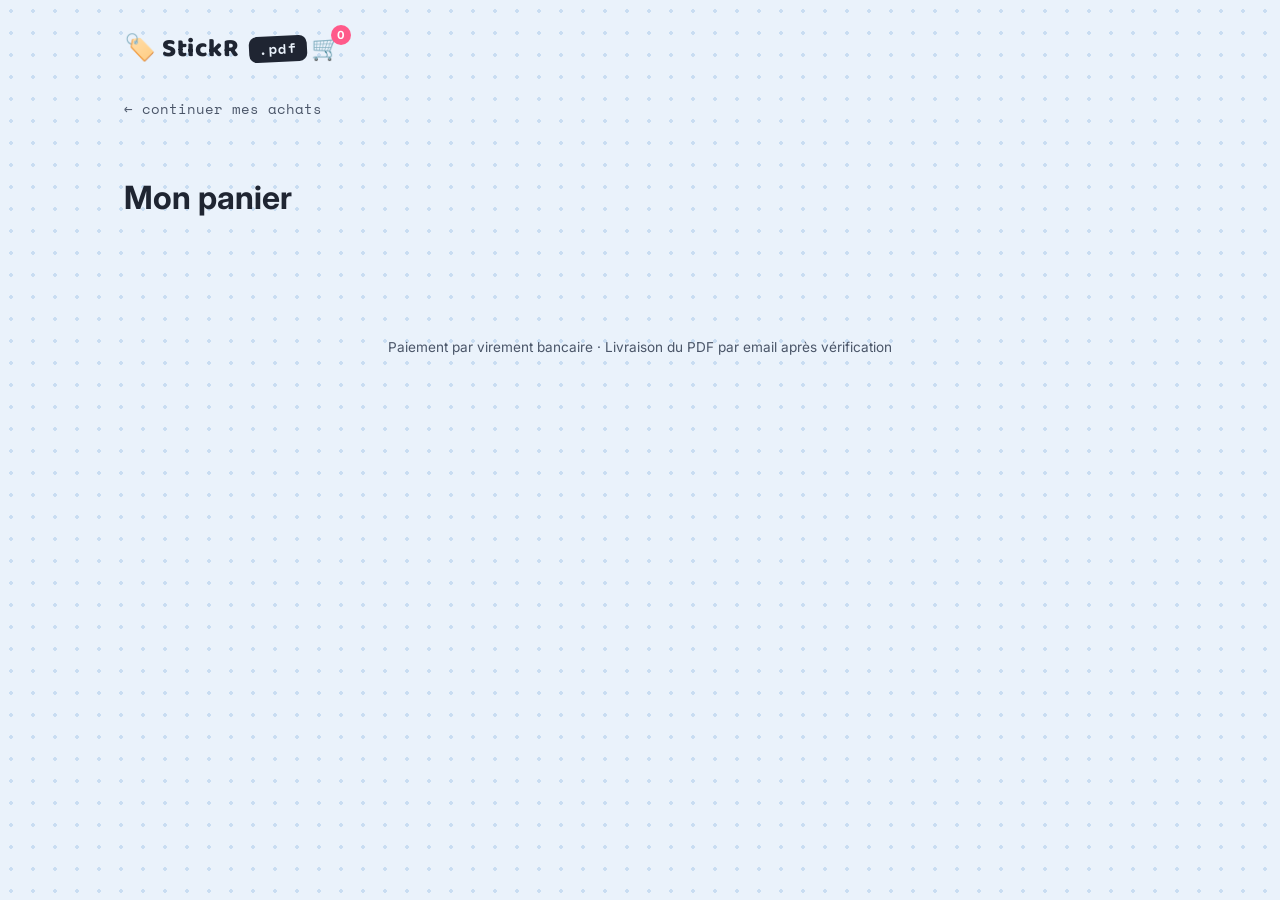
<file: cart.html>
<!DOCTYPE html>
<html lang="fr">
<head>
<meta charset="UTF-8" />
<meta name="viewport" content="width=device-width, initial-scale=1.0" />
<title>Mon panier — StickR</title>
<link rel="stylesheet" href="../css/style.css" />
</head>
<body>

<div class="wrap">
  <header class="site">
    <a href="index.html" class="brand">🏷️ StickR <span class="tab">.pdf</span></a>
    <a href="cart.html" style="position:relative; text-decoration:none; font-size:1.5rem; margin-left:auto;">
      🛒
      <span id="cart-count" style="position:absolute; top:-8px; right:-10px; background:var(--pink); color:#fff; font-size:0.7rem; font-weight:700; border-radius:50%; width:20px; height:20px; display:flex; align-items:center; justify-content:center;">0</span>
    </a>
  </header>

  <a href="index.html" class="btn-link" style="margin-top:18px;">&larr; continuer mes achats</a>

  <div style="padding: 20px 0 60px;">
    <h1>Mon panier</h1>
    <div id="cart-items"></div>
    <div id="cart-total-box" style="margin-top:20px;"></div>
  </div>

  <footer class="site">Paiement par virement bancaire · Livraison du PDF par email après vérification</footer>
</div>

<script src="../js/products.js"></script>
<script src="../js/main.js"></script>
</body>
</html>
</file>
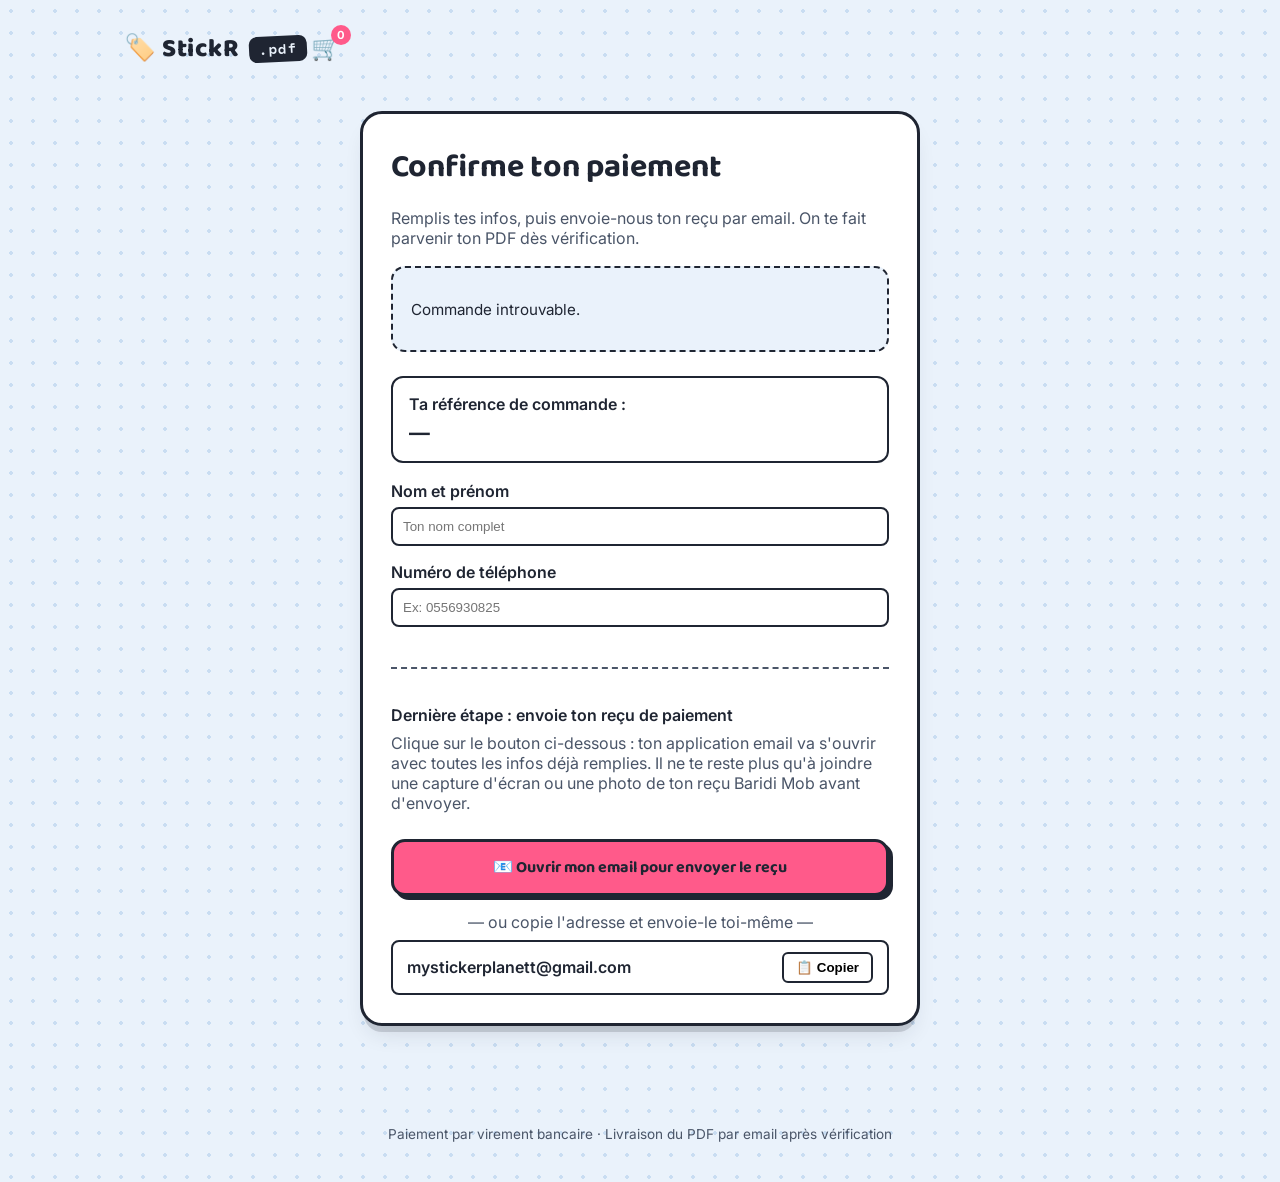
<file: confirm.html>
<!DOCTYPE html>
<html lang="fr">
<head>
<meta charset="UTF-8" />
<meta name="viewport" content="width=device-width, initial-scale=1.0" />
<title>Confirmer mon paiement — StickR</title>
<link rel="stylesheet" href="../css/style.css" />

</head>
<body>

<div class="wrap">
  <header class="site">
     <a href="index.html" class="brand">🏷️ StickR <span class="tab">.pdf</span></a>
<a href="cart.html" style="position:relative; text-decoration:none; font-size:1.5rem; margin-left:auto;">
  🛒
  <span id="cart-count" style="position:absolute; top:-8px; right:-10px; background:var(--pink); color:#fff; font-size:0.7rem; font-weight:700; border-radius:50%; width:20px; height:20px; display:flex; align-items:center; justify-content:center;">0</span>
</a>
  </header>

  <div style="padding: 30px 0 60px; display:flex; justify-content:center;">
    <div class="panel">
      <h1>Confirme ton paiement</h1>
      <p style="color:var(--ink-soft); margin-top:-6px;">Remplis tes infos, puis envoie-nous ton reçu par email. On te fait parvenir ton PDF dès vérification.</p>

      <div class="order-summary" id="order-summary">
        <!-- généré par js/main.js -->
      </div>

      <div style="background:#fff; border:2px solid var(--ink); border-radius:12px; padding:16px; margin:18px 0;">
        <p style="margin:0 0 6px; font-weight:600;">Ta référence de commande :</p>
        <p id="order-reference" style="font-size:1.3rem; font-weight:700; margin:0;">—</p>
      </div>

      <label for="client-name" style="display:block; font-weight:600; margin-bottom:6px;">Nom et prénom</label>
      <input type="text" id="client-name" placeholder="Ton nom complet" style="width:100%; padding:10px; border:2px solid var(--ink); border-radius:8px; margin-bottom:16px; box-sizing:border-box;" required />

      <label for="client-phone" style="display:block; font-weight:600; margin-bottom:6px;">Numéro de téléphone</label>
      <input type="tel" id="client-phone" placeholder="Ex: 0556930825" style="width:100%; padding:10px; border:2px solid var(--ink); border-radius:8px; margin-bottom:16px; box-sizing:border-box;" required />

      <div style="margin-top:24px; padding-top:20px; border-top:2px dashed var(--ink-soft);">
        <p style="font-weight:600; margin-bottom:8px;">Dernière étape : envoie ton reçu de paiement</p>
        <p style="color:var(--ink-soft); margin-top:0;">Clique sur le bouton ci-dessous : ton application email va s'ouvrir avec toutes les infos déjà remplies. Il ne te reste plus qu'à joindre une capture d'écran ou une photo de ton reçu Baridi Mob avant d'envoyer.</p>
        <a id="send-receipt-btn" href="#" class="btn full" style="margin-top:10px; display:inline-block; text-align:center;">📧 Ouvrir mon email pour envoyer le reçu</a>

        <p style="color:var(--ink-soft); margin:16px 0 8px; text-align:center;">— ou copie l'adresse et envoie-le toi-même —</p>
        <div style="display:flex; align-items:center; gap:8px; background:#fff; border:2px solid var(--ink); border-radius:8px; padding:10px 14px;">
          <span id="receipt-email" style="flex:1; font-weight:600; word-break:break-all;">mystickerplanett@gmail.com</span>
          <button type="button" id="copy-email-btn" style="border:2px solid var(--ink); background:#fff; border-radius:6px; padding:6px 12px; font-weight:600; cursor:pointer; white-space:nowrap;">📋 Copier</button>
        </div>
      </div>
    </div>
  </div>

  <footer class="site">Paiement par virement bancaire · Livraison du PDF par email après vérification</footer>
</div>

<script src="../js/products.js"></script>
<script src="../js/main.js"></script>
<script>
  const copyBtn = document.getElementById("copy-email-btn");
  if (copyBtn) {
    copyBtn.addEventListener("click", () => {
      const email = document.getElementById("receipt-email").textContent.trim();
      navigator.clipboard.writeText(email).then(() => {
        copyBtn.textContent = "✅ Copié !";
        setTimeout(() => { copyBtn.textContent = "📋 Copier"; }, 1500);
      });
    });
  }
</script>
</body>
</html>
</file>
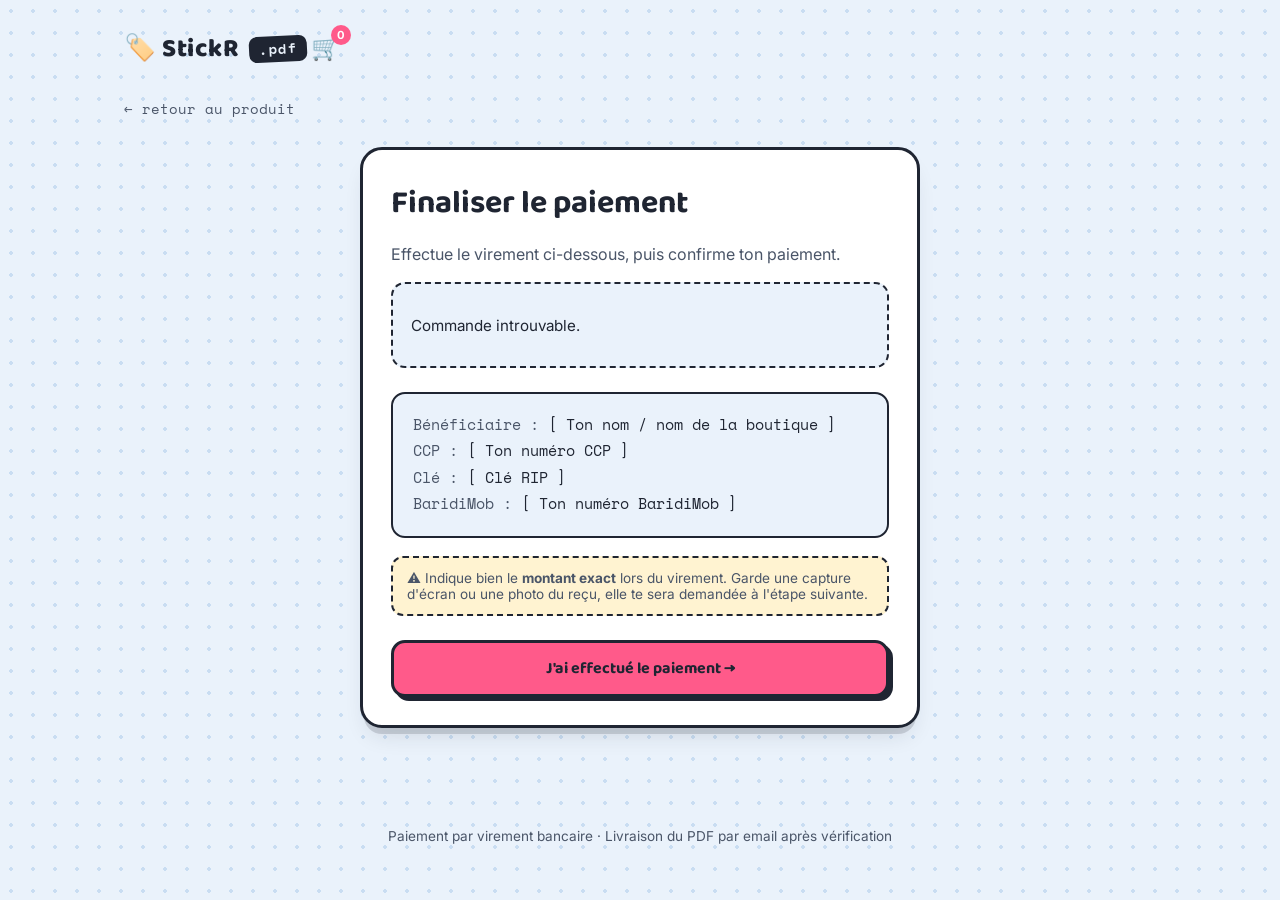
<file: payment.html>
<!DOCTYPE html>
<html lang="fr">
<head>
<meta charset="UTF-8" />
<meta name="viewport" content="width=device-width, initial-scale=1.0" />
<title>Paiement — StickR</title>

<link rel="stylesheet" href="../css/style.css" />
</head>
<body>

<div class="wrap">
  <header class="site">
    <a href="index.html" class="brand">🏷️ StickR <span class="tab">.pdf</span></a>
    <a href="cart.html" style="position:relative; text-decoration:none; font-size:1.5rem; margin-left:auto;">
      🛒
      <span id="cart-count" style="position:absolute; top:-8px; right:-10px; background:var(--pink); color:#fff; font-size:0.7rem; font-weight:700; border-radius:50%; width:20px; height:20px; display:flex; align-items:center; justify-content:center;">0</span>
    </a>
  </header>

  <a href="#" class="btn-link" id="back-link" style="margin-top:18px;">&larr; retour au produit</a>

  <div style="padding: 10px 0 60px; display:flex; justify-content:center;">
    <div class="panel">
      <h1>Finaliser le paiement</h1>
      <p style="color:var(--ink-soft); margin-top:-6px;">Effectue le virement ci-dessous, puis confirme ton paiement.</p>

      <div class="order-summary" id="order-summary">
        <!-- généré par js/main.js -->
      </div>

      <div class="bank-box" id="bank-box">
        <div><span class="label">Bénéficiaire :</span> [ Ton nom / nom de la boutique ]</div>
        <div><span class="label">CCP :</span> [ Ton numéro CCP ]</div>
        <div><span class="label">Clé :</span> [ Clé RIP ]</div>
        <div><span class="label">BaridiMob :</span> [ Ton numéro BaridiMob ]</div>
      </div>

      <div class="note">
        ⚠️ Indique bien le <strong>montant exact</strong> lors du virement. Garde une capture d'écran ou une photo du reçu, elle te sera demandée à l'étape suivante.
      </div>

      <a href="#" id="paid-btn" class="btn full" style="margin-top:24px;">J'ai effectué le paiement →</a>
    </div>
  </div>

  <footer class="site">Paiement par virement bancaire · Livraison du PDF par email après vérification</footer>
</div>

<script src="../js/products.js"></script>
<script src="../js/main.js"></script>
</body>
</html>
</file>
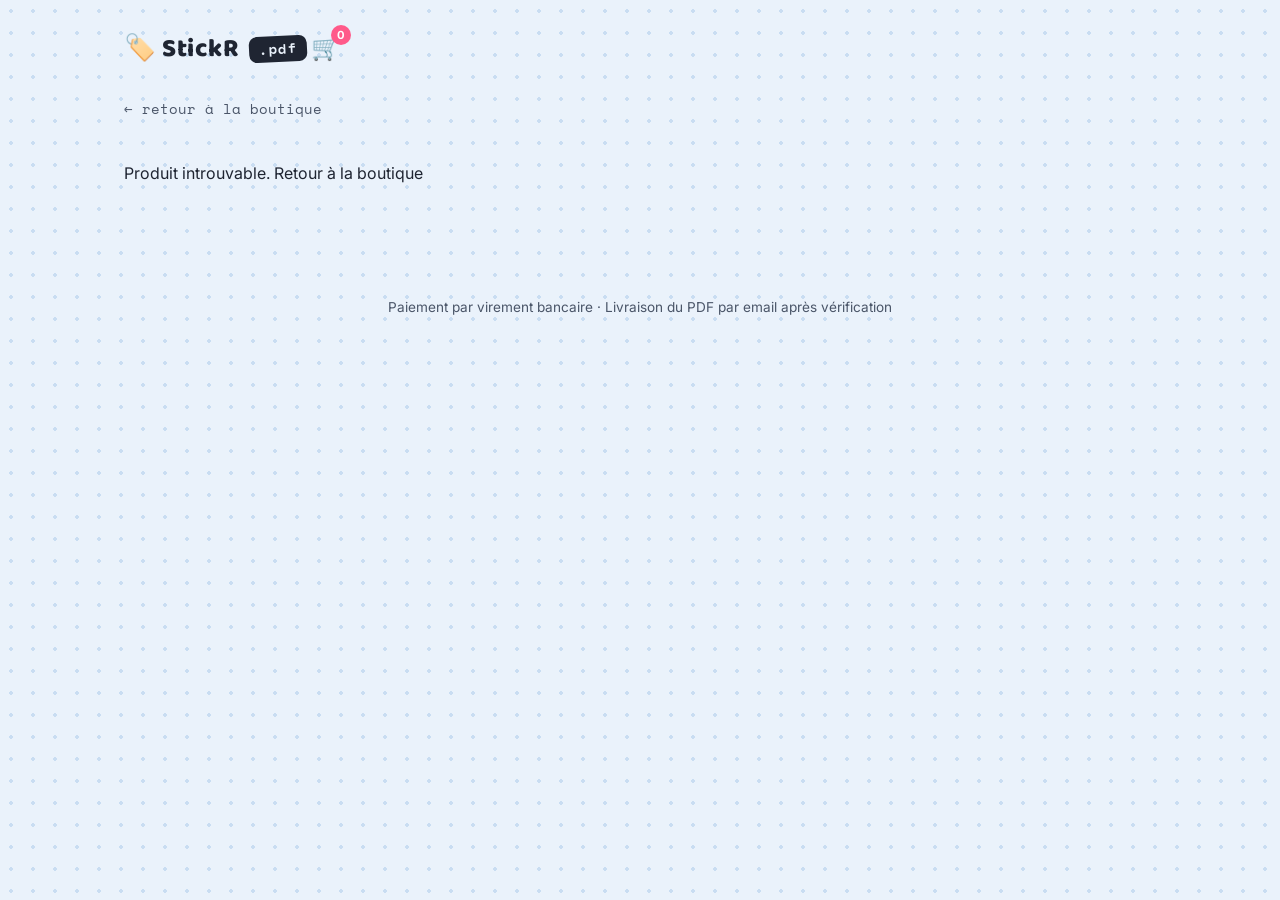
<file: product.html>
<!DOCTYPE html>
<html lang="fr">
<head>
<meta charset="UTF-8" />
<meta name="viewport" content="width=device-width, initial-scale=1.0" />
<title>Produit — StickR</title>
<link rel="stylesheet" href="../css/style.css" />
</head>
<body>

<div class="wrap">
  <header class="site">
    <a href="index.html" class="brand">🏷️ StickR <span class="tab">.pdf</span></a>
    <a href="cart.html" style="position:relative; text-decoration:none; font-size:1.5rem; margin-left:auto;">
  🛒
  <span id="cart-count" style="position:absolute; top:-8px; right:-10px; background:var(--pink); color:#fff; font-size:0.7rem; font-weight:700; border-radius:50%; width:20px; height:20px; display:flex; align-items:center; justify-content:center;">0</span>
</a>
  </header>

  <a href="index.html" class="btn-link" style="margin-top:18px;">&larr; retour à la boutique</a>

  <div class="product-layout" id="product-root">
    </div>

  <footer class="site">Paiement par virement bancaire · Livraison du PDF par email après vérification</footer>
</div>

<script src="../js/products.js"></script>
<script src="../js/main.js"></script>
</body>
</html>
</file>
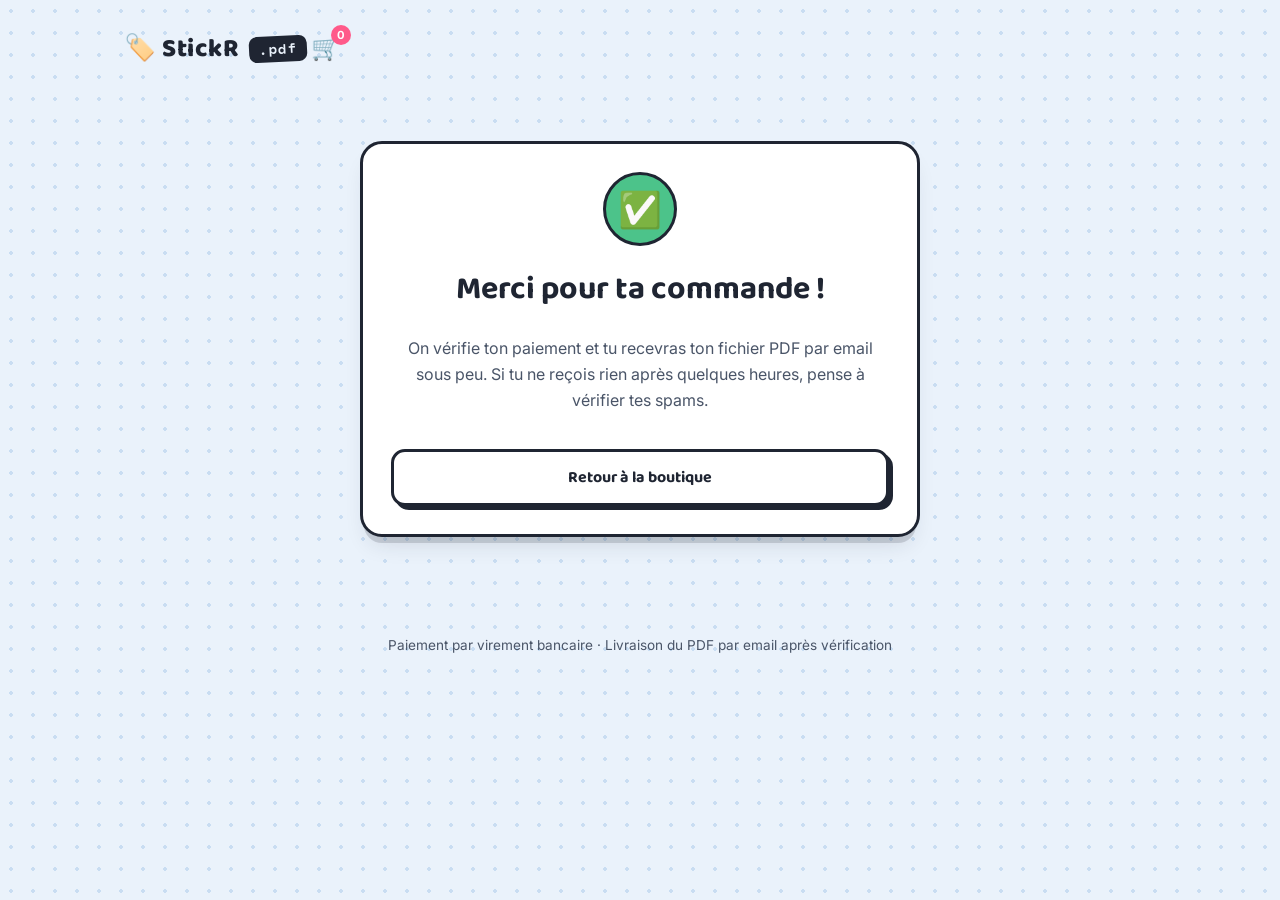
<file: thankyou.html>
<!DOCTYPE html>
<html lang="fr">
<head>
<meta charset="UTF-8" />
<meta name="viewport" content="width=device-width, initial-scale=1.0" />
<title>Merci — StickR</title>

<link rel="stylesheet" href="css/style.css" />
</head>
<body>

<div class="wrap">
  <header class="site">
    
    <a href="index.html" class="brand">🏷️ StickR <span class="tab">.pdf</span></a>
<a href="cart.html" style="position:relative; text-decoration:none; font-size:1.5rem; margin-left:auto;">
  🛒
  <span id="cart-count" style="position:absolute; top:-8px; right:-10px; background:var(--pink); color:#fff; font-size:0.7rem; font-weight:700; border-radius:50%; width:20px; height:20px; display:flex; align-items:center; justify-content:center;">0</span>
</a>
  </header>

  <div style="padding: 60px 0; display:flex; justify-content:center;">
    <div class="panel" style="text-align:center;">
      <div class="confirm-icon">✅</div>
      <h1>Merci pour ta commande !</h1>
      <p style="color:var(--ink-soft); line-height:1.6;">
        On vérifie ton paiement et tu recevras ton fichier PDF par email sous peu.
        Si tu ne reçois rien après quelques heures, pense à vérifier tes spams.
      </p>
      <a href="index.html" class="btn secondary full" style="margin-top:20px;">Retour à la boutique</a>
    </div>
  </div>

  <footer class="site">Paiement par virement bancaire · Livraison du PDF par email après vérification</footer>
</div>

</body>
</html>
</file>
<file: css/style.css>
@import url('https://fonts.googleapis.com/css2?family=Baloo+2:wght@500;700;800&family=Inter:wght@400;500;600&family=Space+Mono:wght@400;700&display=swap');

:root {
  --paper: #eaf2fb;
  --dot: #c9ddf2;
  --ink: #1f2532;
  --ink-soft: #4a5568;
  --pink: #ff5a8a;
  --yellow: #ffc93c;
  --blue: #4ea8ff;
  --green: #4cc38a;
  --white: #ffffff;
  --card-shadow: rgba(31, 37, 50, 0.16);
  --radius: 22px;
}

* { box-sizing: border-box; }

body {
  margin: 0;

  font-family: 'Inter', sans-serif;
  color: var(--ink);
  background-color: var(--paper);
  background-image: radial-gradient(var(--dot) 1.6px, transparent 1.6px);
  background-size: 22px 22px;
  min-height: 100vh;
}

a { color: inherit; text-decoration: none; }

.wrap {
  max-width: 1080px;
  margin: 0 auto;
  padding: 0 24px;
}

/* ---------- Header ---------- */
header.site {
  padding: 28px 0 12px;
}
.brand {
  display: inline-flex;
  align-items: center;
  gap: 10px;
  font-family: 'Baloo 2', sans-serif;
  font-weight: 800;
  font-size: 1.6rem;
  letter-spacing: 0.5px;
}
.brand .tab {
  background: var(--ink);
  color: var(--paper);
  padding: 3px 10px;
  border-radius: 8px;
  font-size: 0.85rem;
  font-family: 'Space Mono', monospace;
  transform: rotate(-3deg);
}
.tagline {
  font-family: 'Inter', sans-serif;
  color: var(--ink-soft);
  font-size: 0.95rem;
  margin-top: 4px;
}

/* ---------- Perforation divider ---------- */
.perf {
  height: 0;
  border-top: 2px dashed rgba(31,37,50,0.25);
  margin: 28px 0;
  position: relative;
}
.perf::before, .perf::after {
  content: "";
  position: absolute;
  top: -9px;
  width: 18px; height: 18px;
  background: var(--paper);
  border-radius: 50%;
  box-shadow: inset 0 0 0 2px rgba(31,37,50,0.15);
}
.perf::before { left: -33px; }
.perf::after { right: -33px; }

/* ---------- Hero ---------- */
.hero {
  padding: 20px 0 8px;
}
.hero h1 {
  font-family: 'Baloo 2', sans-serif;
  font-weight: 800;
  font-size: clamp(2rem, 5vw, 3.1rem);
  line-height: 1.08;
  margin: 0 0 14px;
}
.hero h1 .highlight {
  background: var(--yellow);
  padding: 2px 12px;
  border-radius: 10px;
  display: inline-block;
  transform: rotate(-2deg);
}
.hero p {
  max-width: 520px;
  color: var(--ink-soft);
  font-size: 1.05rem;
}

/* ---------- Product grid ---------- */
.grid {
  display: grid;
  grid-template-columns: repeat(auto-fit, minmax(230px, 1fr));
  gap: 34px;
  padding: 20px 0 60px;
}

.sticker-card {
  position: relative;
  background: var(--white);
  border-radius: var(--radius);
  padding: 22px 20px 20px;
  box-shadow: 0 10px 0 -4px var(--card-shadow), 0 14px 24px -10px var(--card-shadow);
  border: 3px solid var(--ink);
  transition: transform 0.18s ease;
  display: block;
}
.grid .sticker-card:nth-child(4n+1) { transform: rotate(-2.2deg); }
.grid .sticker-card:nth-child(4n+2) { transform: rotate(1.6deg); }
.grid .sticker-card:nth-child(4n+3) { transform: rotate(-1deg); }
.grid .sticker-card:nth-child(4n+4) { transform: rotate(2deg); }
.sticker-card:hover { transform: rotate(0deg) translateY(-6px); }

.sticker-card::after {
  content: "";
  position: absolute;
  top: -3px; right: -3px;
  width: 26px; height: 26px;
  background: var(--paper);
  border-left: 3px solid var(--ink);
  border-bottom: 3px solid var(--ink);
  border-radius: 0 var(--radius) 0 12px;
  transition: width 0.18s ease, height 0.18s ease;
}
.sticker-card:hover::after { width: 38px; height: 38px; }

.card-visual {
  width: 100%;
  aspect-ratio: 1 / 1;
  border-radius: 14px;
  display: flex;
  align-items: center;
  justify-content: center;
  font-size: 3.4rem;
  margin-bottom: 14px;
}
.bg-pink { background: #ffe1ea; }
.bg-yellow { background: #fff3d1; }
.bg-blue { background: #e0eeff; }
.bg-green { background: #e0f6ea; }

.card-title {
  font-family: 'Baloo 2', sans-serif;
  font-weight: 700;
  font-size: 1.12rem;
  margin: 0 0 4px;
}
.card-short {
  color: var(--ink-soft);
  font-size: 0.88rem;
  margin: 0 0 14px;
  line-height: 1.4;
}
.price-tag {
  display: inline-block;
  font-family: 'Space Mono', monospace;
  font-weight: 700;
  background: var(--ink);
  color: var(--white);
  padding: 5px 11px;
  border-radius: 8px;
  font-size: 0.92rem;
}

/* ---------- Buttons ---------- */
.btn {
  display: inline-flex;
  align-items: center;
  justify-content: center;
  gap: 8px;
  font-family: 'Baloo 2', sans-serif;
  font-weight: 700;
  font-size: 1rem;
  padding: 13px 26px;
  border-radius: 14px;
  border: 3px solid var(--ink);
  background: var(--pink);
  color: var(--ink);
  cursor: pointer;
  transition: transform 0.12s ease, box-shadow 0.12s ease;
  box-shadow: 4px 4px 0 var(--ink);
}
.btn:hover { transform: translate(-2px, -2px); box-shadow: 6px 6px 0 var(--ink); }
.btn:active { transform: translate(0,0); box-shadow: 2px 2px 0 var(--ink); }
.btn.secondary { background: var(--white); }
.btn.blue { background: var(--blue); }
.btn.yellow { background: var(--yellow); }
.btn.full { width: 100%; }
.btn:disabled { opacity: 0.5; cursor: not-allowed; }

.btn-link {
  font-family: 'Space Mono', monospace;
  font-size: 0.85rem;
  color: var(--ink-soft);
  display: inline-flex;
  align-items: center;
  gap: 6px;
  margin-bottom: 18px;
}
.btn-link:hover { color: var(--ink); }

/* ---------- Product page ---------- */
.product-layout {
  display: grid;
  grid-template-columns: 1fr 1fr;
  gap: 48px;
  padding: 10px 0 60px;
  align-items: start;
}
@media (max-width: 760px) {
  .product-layout { grid-template-columns: 1fr; }
}
.product-visual {
  border-radius: var(--radius);
  border: 3px solid var(--ink);
  aspect-ratio: 1 / 1;
  display: flex;
  align-items: center;
  justify-content: center;
  font-size: 7rem;
  box-shadow: 0 14px 0 -6px var(--card-shadow), 0 18px 30px -12px var(--card-shadow);
}
.product-info h1 {
  font-family: 'Baloo 2', sans-serif;
  font-size: 2rem;
  margin: 0 0 10px;
}
.meta-row {
  display: flex;
  gap: 10px;
  flex-wrap: wrap;
  margin-bottom: 18px;
}
.badge {
  font-family: 'Space Mono', monospace;
  font-size: 0.78rem;
  background: var(--white);
  border: 2px solid var(--ink);
  padding: 4px 10px;
  border-radius: 20px;
}
.price-big {
  font-family: 'Space Mono', monospace;
  font-weight: 700;
  font-size: 1.6rem;
  margin: 6px 0 20px;
}
.desc {
  color: var(--ink-soft);
  line-height: 1.6;
  margin-bottom: 26px;
}
.qty-row {
  display: flex;
  align-items: center;
  gap: 16px;
  margin-bottom: 24px;
}
.qty-control {
  display: flex;
  align-items: center;
  border: 3px solid var(--ink);
  border-radius: 12px;
  overflow: hidden;
}
.qty-control button {
  background: var(--white);
  border: none;
  width: 40px;
  height: 40px;
  font-size: 1.2rem;
  cursor: pointer;
  font-family: 'Space Mono', monospace;
}
.qty-control button:hover { background: var(--paper); }
.qty-control span {
  width: 42px;
  text-align: center;
  font-family: 'Space Mono', monospace;
  font-weight: 700;
}
.total-line {
  font-family: 'Space Mono', monospace;
  color: var(--ink-soft);
  font-size: 0.9rem;
}

/* ---------- Form / info panels ---------- */
.panel {
  background: var(--white);
  border: 3px solid var(--ink);
  border-radius: var(--radius);
  padding: 28px;
  box-shadow: 0 10px 0 -4px var(--card-shadow), 0 14px 24px -10px var(--card-shadow);
  max-width: 560px;
  margin: 0 auto;
}
.panel h1, .panel h2 {
  font-family: 'Baloo 2', sans-serif;
  margin-top: 0;
}
.order-summary {
  background: var(--paper);
  border: 2px dashed var(--ink);
  border-radius: 14px;
  padding: 16px 18px;
  margin: 18px 0 24px;
  font-size: 0.95rem;
}
.order-summary .row {
  display: flex;
  justify-content: space-between;
  padding: 4px 0;
}
.order-summary .row.total {
  font-weight: 700;
  border-top: 2px dashed rgba(31,37,50,0.3);
  margin-top: 8px;
  padding-top: 10px;
}

.bank-box {
  background: var(--paper);
  border: 2px solid var(--ink);
  border-radius: 14px;
  padding: 18px 20px;
  margin: 18px 0;
  font-family: 'Space Mono', monospace;
  font-size: 0.92rem;
  line-height: 1.8;
}
.bank-box .label { color: var(--ink-soft); }
.note {
  font-size: 0.85rem;
  color: var(--ink-soft);
  background: #fff3d1;
  border: 2px dashed var(--ink);
  border-radius: 12px;
  padding: 12px 14px;
  margin-top: 18px;
}

form label {
  display: block;
  font-weight: 600;
  font-size: 0.9rem;
  margin: 16px 0 6px;
}
form input[type="text"],
form input[type="email"],
form input[type="tel"] {
  width: 100%;
  padding: 11px 14px;
  border: 2px solid var(--ink);
  border-radius: 10px;
  font-family: 'Inter', sans-serif;
  font-size: 0.95rem;
}
form input[type="file"] {
  width: 100%;
  padding: 10px;
  border: 2px dashed var(--ink);
  border-radius: 10px;
  background: var(--paper);
  font-family: 'Inter', sans-serif;
  font-size: 0.88rem;
}
form input:focus {
  outline: 3px solid var(--blue);
  outline-offset: 1px;
}

/* ---------- Confirmation ---------- */
.confirm-icon {
  width: 74px; height: 74px;
  border-radius: 50%;
  background: var(--green);
  border: 3px solid var(--ink);
  display: flex; align-items: center; justify-content: center;
  font-size: 2.2rem;
  margin: 0 auto 18px;
}

footer.site {
  text-align: center;
  padding: 40px 0;
  color: var(--ink-soft);
  font-size: 0.85rem;
}

@media (prefers-reduced-motion: reduce) {
  * { transition: none !important; }
}
.card-visual {
  height: 160px;      /* ajuste selon la taille que tu veux */
  overflow: hidden;    /* empêche l'image de déborder du cadre */

}
.card-img, .product-img {
  width: 100%;
  height: 100%;
  object-fit: cover;   /* recadre l'image pour qu'elle remplisse le cadre sans se déformer */
  border-radius: inherit;
}
/*image2----------------------------------------------------------------------------------------*/
/* Cadre sur la grille (page d'accueil) */
.card-visual {
  height: 160px;
  overflow: hidden;
  display: flex;
  align-items: center;
  justify-content: center;
}

/* Cadre sur la page produit individuelle */
.product-visual {
  height: 320px;
  overflow: hidden;
  display: flex;
  align-items: center;
  justify-content: center;
}

/* Les images à l'intérieur des cadres */
.card-img, .product-img {
  width: 100%;
  height: 100%;
  object-fit: cover;
  border-radius: inherit;
}
/*image3----------------------------------------------------------------------------------------*/
/* Cadre sur la grille (page d'accueil) */
.card-visual {
  height: 160px;
  overflow: hidden;
  display: flex;
  align-items: center;
  justify-content: center;
}

/* Cadre sur la page produit individuelle */
.product-visual {
  height: 320px;
  overflow: hidden;
  display: flex;
  align-items: center;
  justify-content: center;
}

/* Les images à l'intérieur des cadres */
.card-img, .product-img {
  width: 100%;
  height: 100%;
  object-fit: cover;
  border-radius: inherit;
}
/* categoris -------------------------------------------------------*/
.category-bar {
  display: flex;
  flex-wrap: wrap;
  gap: 10px;
  justify-content: center;
  margin: 30px 0;
}

.cat-btn {
  padding: 8px 18px;
  border-radius: 999px;
  border: 2px solid #1a1a2e;
  background: #fff;
  font-weight: 600;
  cursor: pointer;
  font-size: 14px;
  transition: all 0.15s ease;
}

.cat-btn:hover {
  transform: translateY(-2px);
}

.cat-btn.active {
  background: #1a1a2e;
  color: #fff;
}
</file>
